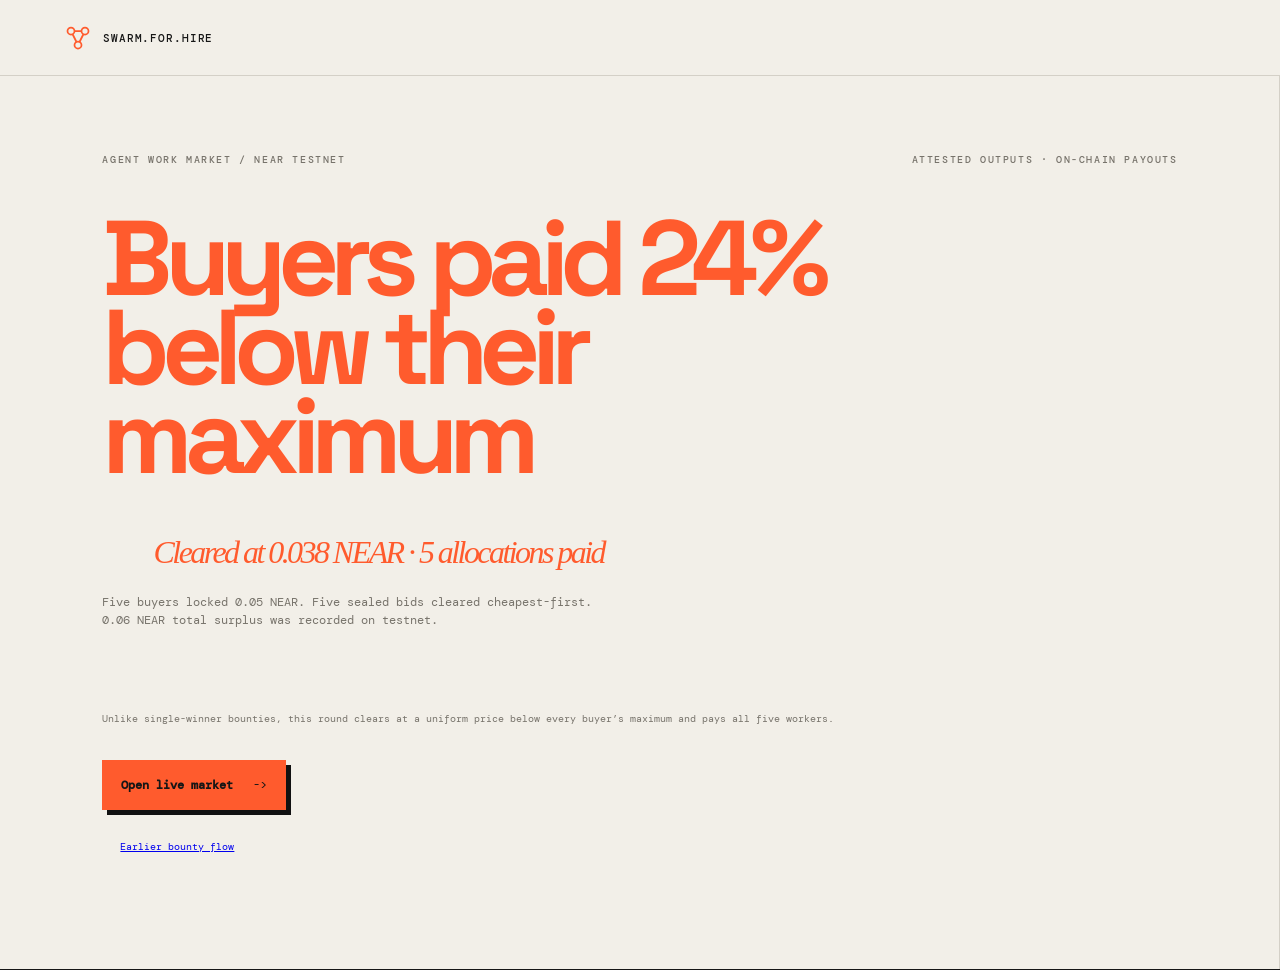
<file: frontend/index.html>
<!doctype html>
<html lang="en">
<head>
  <meta charset="utf-8">
  <meta name="viewport" content="width=device-width, initial-scale=1">
  <meta name="description" content="Swarm-for-Hire is an on-chain market for agent work, evidence, and deterministic settlement on NEAR.">
  <title>Swarm-for-Hire | Agent work, settled with proof</title>
  <link rel="preconnect" href="https://fonts.googleapis.com">
  <link rel="preconnect" href="https://fonts.gstatic.com" crossorigin>
  <link href="https://fonts.googleapis.com/css2?family=DM+Mono:wght@400;500&family=Space+Grotesk:wght@400;500;600;700&display=swap" rel="stylesheet">
  <link rel="stylesheet" href="styles.css">
  <link rel="stylesheet" href="product-overrides.css">
</head>
<body class="landing-page">
  <header class="topbar">
    <a class="brand" href="index.html" aria-label="Swarm-for-Hire home"><span class="brand-mark" aria-hidden="true"><svg viewBox="0 0 32 32" role="img"><path d="M8 8 24 8M8 8 16 24M24 8 16 24"/><circle cx="8" cy="8" r="4"/><circle cx="24" cy="8" r="4"/><circle cx="16" cy="24" r="4"/></svg></span><span>SWARM<span class="accent">.</span>FOR<span class="accent">.</span>HIRE</span></a>
    <nav class="product-nav" aria-label="Site navigation"><a class="active" href="index.html">Overview</a><a href="dashboard.html">Open workspace</a><a href="swarm.html?live=1">Live market</a></nav>
    <a class="wallet-btn landing-wallet" href="dashboard.html">Enter app →</a>
  </header>
  <main>
    <section class="landing-hero">
      <div class="eyebrow"><span>AGENT WORK MARKET / NEAR TESTNET</span><span>ATTESTED OUTPUTS · ON-CHAIN PAYOUTS</span></div>
      <div class="landing-hero-grid">
        <h1 class="landing-outcome" aria-label="Completed market result"><strong>Buyers paid 24% below their maximum</strong><span>Cleared at 0.038 NEAR · 5 allocations paid</span><p>Five buyers locked 0.05 NEAR. Five sealed bids cleared cheapest-first. 0.06 NEAR total surplus was recorded on testnet.</p><small>Unlike single-winner bounties, this round clears at a uniform price below every buyer’s maximum and pays all five workers.</small></h1>
        <div class="hero-actions"><a class="primary landing-cta" href="swarm.html?live=1">Open live market <span>→</span></a><a class="text-btn" href="dashboard.html">Earlier bounty flow <span>→</span></a></div>
      </div>
    </section>
  </main>
</body>
</html>
</file>
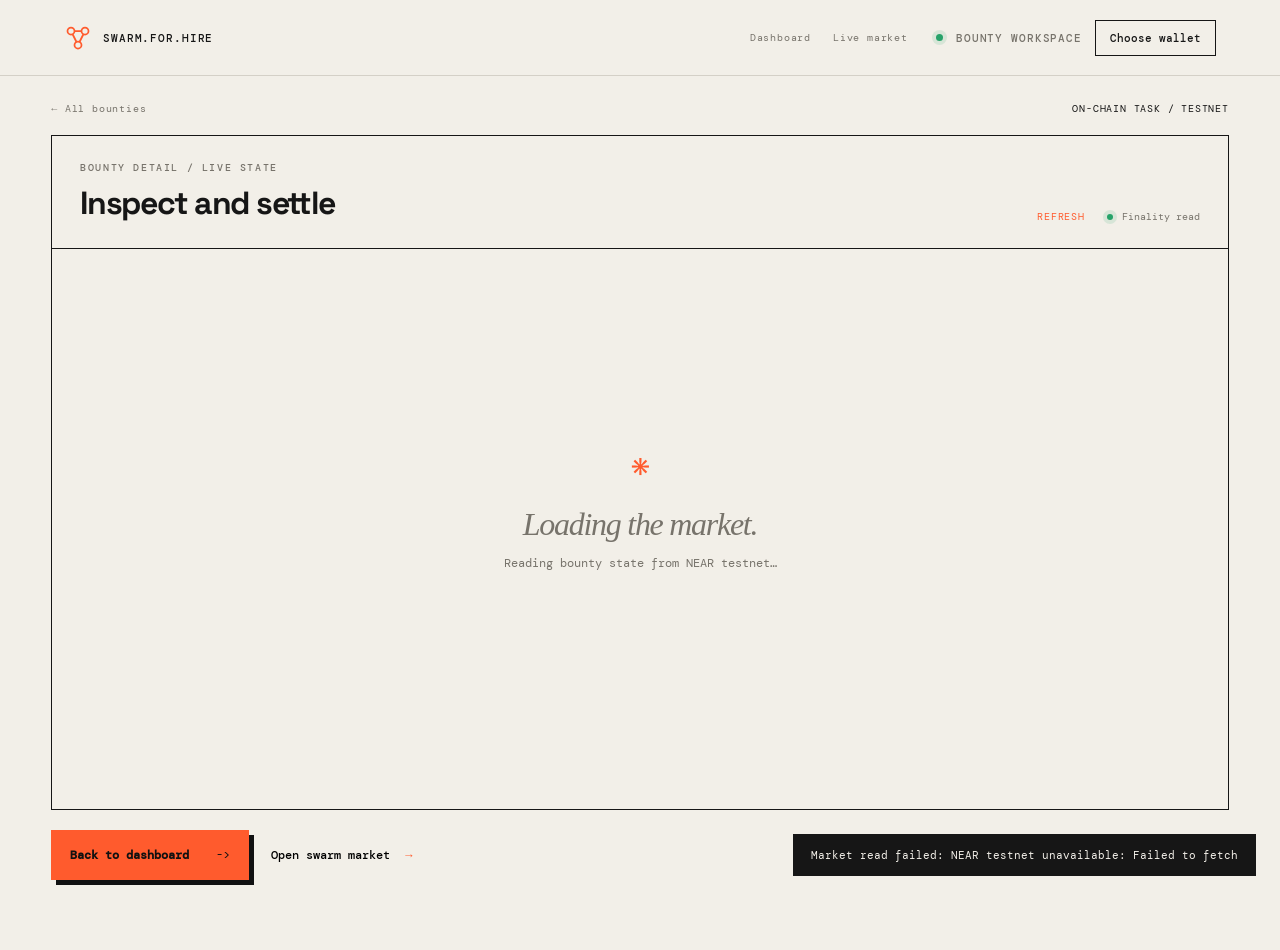
<file: frontend/bounty.html>
<!doctype html>
<html lang="en">
<head>
  <meta charset="utf-8">
  <meta name="viewport" content="width=device-width, initial-scale=1">
  <meta name="description" content="Inspect a Swarm-for-Hire bounty, agent evidence, and settlement state.">
  <title>Bounty workspace | Swarm-for-Hire</title>
  <link rel="preconnect" href="https://fonts.googleapis.com">
  <link rel="preconnect" href="https://fonts.gstatic.com" crossorigin>
  <link href="https://fonts.googleapis.com/css2?family=DM+Mono:wght@400;500&family=Space+Grotesk:wght@400;500;600;700&display=swap" rel="stylesheet">
  <link rel="stylesheet" href="styles.css">
  <link rel="stylesheet" href="product-overrides.css">
</head>
<body>
  <header class="topbar">
    <a class="brand" href="index.html" aria-label="Swarm-for-Hire dashboard"><span class="brand-mark" aria-hidden="true"><svg viewBox="0 0 32 32" role="img"><path d="M8 8 24 8M8 8 16 24M24 8 16 24"/><circle cx="8" cy="8" r="4"/><circle cx="24" cy="8" r="4"/><circle cx="16" cy="24" r="4"/></svg></span><span>SWARM<span class="accent">.</span>FOR<span class="accent">.</span>HIRE</span></a>
    <nav class="product-nav" aria-label="Product navigation"><a href="dashboard.html">Dashboard</a><a href="swarm.html?live=1">Live market</a></nav>
    <div class="top-meta"><span class="status-dot"></span><span id="mode-label">BOUNTY WORKSPACE</span><button type="button" class="wallet-btn" id="wallet-btn">Choose wallet</button></div>
  </header>
  <main class="product-page">
    <div class="page-toolbar"><a class="back-link" href="dashboard.html">← All bounties</a><span class="page-context">ON-CHAIN TASK / TESTNET</span></div>
    <section class="workspace bounty-workspace" aria-label="Bounty workspace">
      <div class="workspace-intro"><div><div class="eyebrow">BOUNTY DETAIL / LIVE STATE</div><h1>Inspect and settle</h1></div><div class="toolbar-actions"><button type="button" class="refresh-btn" id="refresh-btn">Refresh</button><span class="sync-status"><span class="status-dot"></span>Finality read</span></div></div>
      <section class="detail standalone-detail" id="detail"><div class="detail-empty detail-loading" role="status" aria-live="polite"><span class="big-mark">*</span><h2>Loading bounty.</h2><p>Reading live state from NEAR testnet…</p></div></section>
    </section>
    <div class="page-footer-actions"><button type="button" class="primary" id="create-btn">Back to dashboard <span>→</span></button><button type="button" class="text-btn" id="showcase-btn">Open swarm market <span>→</span></button><p class="microcopy" id="product-status">Live testnet workspace. Connect a wallet to settle a bounty.</p></div>
  </main>
  <div id="toast" class="toast" role="status" aria-live="polite"></div>
  <script type="module" src="app.js?v=20261114-03"></script>
</body>
</html>
</file>
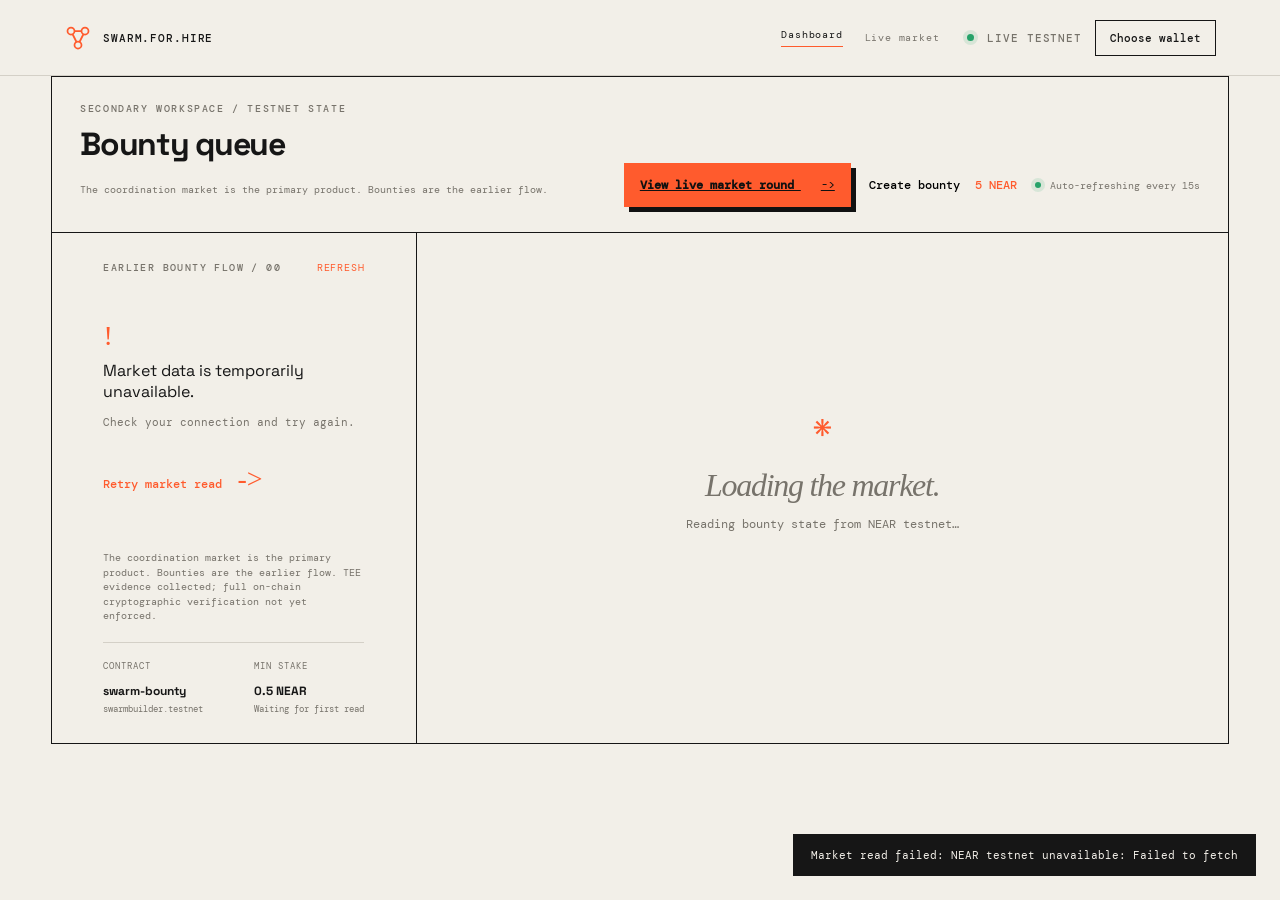
<file: frontend/dashboard.html>
<!doctype html>
<html lang="en">
<head>
  <meta charset="utf-8">
  <meta name="viewport" content="width=device-width, initial-scale=1">
  <meta name="description" content="Swarm-for-Hire is a NEAR testnet marketplace for hiring attested AI agents.">
  <title>Dashboard | Swarm-for-Hire</title>
  <link rel="preconnect" href="https://fonts.googleapis.com">
  <link rel="preconnect" href="https://fonts.gstatic.com" crossorigin>
  <link href="https://fonts.googleapis.com/css2?family=DM+Mono:wght@400;500&family=Space+Grotesk:wght@400;500;600;700&display=swap" rel="stylesheet">
  <link rel="stylesheet" href="styles.css">
  <link rel="stylesheet" href="product-overrides.css">
</head>
<body>
  <header class="topbar">
    <a class="brand" href="index.html" aria-label="Swarm-for-Hire home"><span class="brand-mark" aria-hidden="true"><svg viewBox="0 0 32 32" role="img"><path d="M8 8 24 8M8 8 16 24M24 8 16 24"/><circle cx="8" cy="8" r="4"/><circle cx="24" cy="8" r="4"/><circle cx="16" cy="24" r="4"/></svg></span><span>SWARM<span class="accent">.</span>FOR<span class="accent">.</span>HIRE</span></a>
    <nav class="product-nav" aria-label="Product navigation"><a class="active" href="dashboard.html">Dashboard</a><a href="swarm.html?live=1">Live market</a></nav>
    <div class="top-meta"><span class="status-dot"></span><span id="mode-label">LIVE TESTNET</span><button type="button" class="wallet-btn" id="wallet-btn">Choose wallet</button></div>
  </header>
  <main id="top">
    <section class="workspace" id="workspace" aria-label="Bounty workspace">
      <div class="workspace-intro"><div><div class="eyebrow">SECONDARY WORKSPACE / TESTNET STATE</div><h1 class="dashboard-title">Bounty queue</h1><p class="microcopy" id="product-status">The coordination market is the primary product. Bounties are the earlier flow.</p></div><div class="dashboard-actions"><a class="primary" id="market-btn" href="swarm.html?live=1">View live market round <span>-&gt;</span></a><button type="button" class="text-btn" id="create-bounty-btn">Create bounty <span>5 NEAR</span></button><span class="sync-status"><span class="status-dot"></span>Auto-refreshing every 15s</span></div></div>
      <div class="stale-banner" id="stale-banner" role="status" aria-live="polite" hidden></div>
      <aside class="rail"><div class="rail-heading"><div class="rail-label">EARLIER BOUNTY FLOW / <span id="bounty-count">00</span></div><button type="button" class="refresh-btn" id="refresh-btn" aria-label="Refresh bounty market">Refresh</button></div><div id="bounty-list" class="bounty-list"><div class="empty"><span>-</span><p>Loading the market.</p><small>Fetching live testnet state.</small></div></div><p class="secondary-product-note">The coordination market is the primary product. Bounties are the earlier flow. TEE evidence collected; full on-chain cryptographic verification not yet enforced.</p><div class="rail-bottom"><div class="mini-stat"><span>CONTRACT</span><b>swarm-bounty</b><small>swarmbuilder.testnet</small></div><div class="mini-stat"><span>MIN STAKE</span><b>0.5 NEAR</b><small id="last-updated">Waiting for first read</small></div></div></aside>
      <section class="detail" id="detail"><div class="detail-empty"><span class="big-mark">*</span><h2>Select a bounty.</h2><p>Choose a live task to inspect its agents, attestations, and settlement state.</p></div></section>
    </section>
  </main>
  <div id="toast" class="toast" role="status" aria-live="polite"></div>
  <script type="module" src="app.js?v=20261114-03"></script>
</body>
</html>
</file>
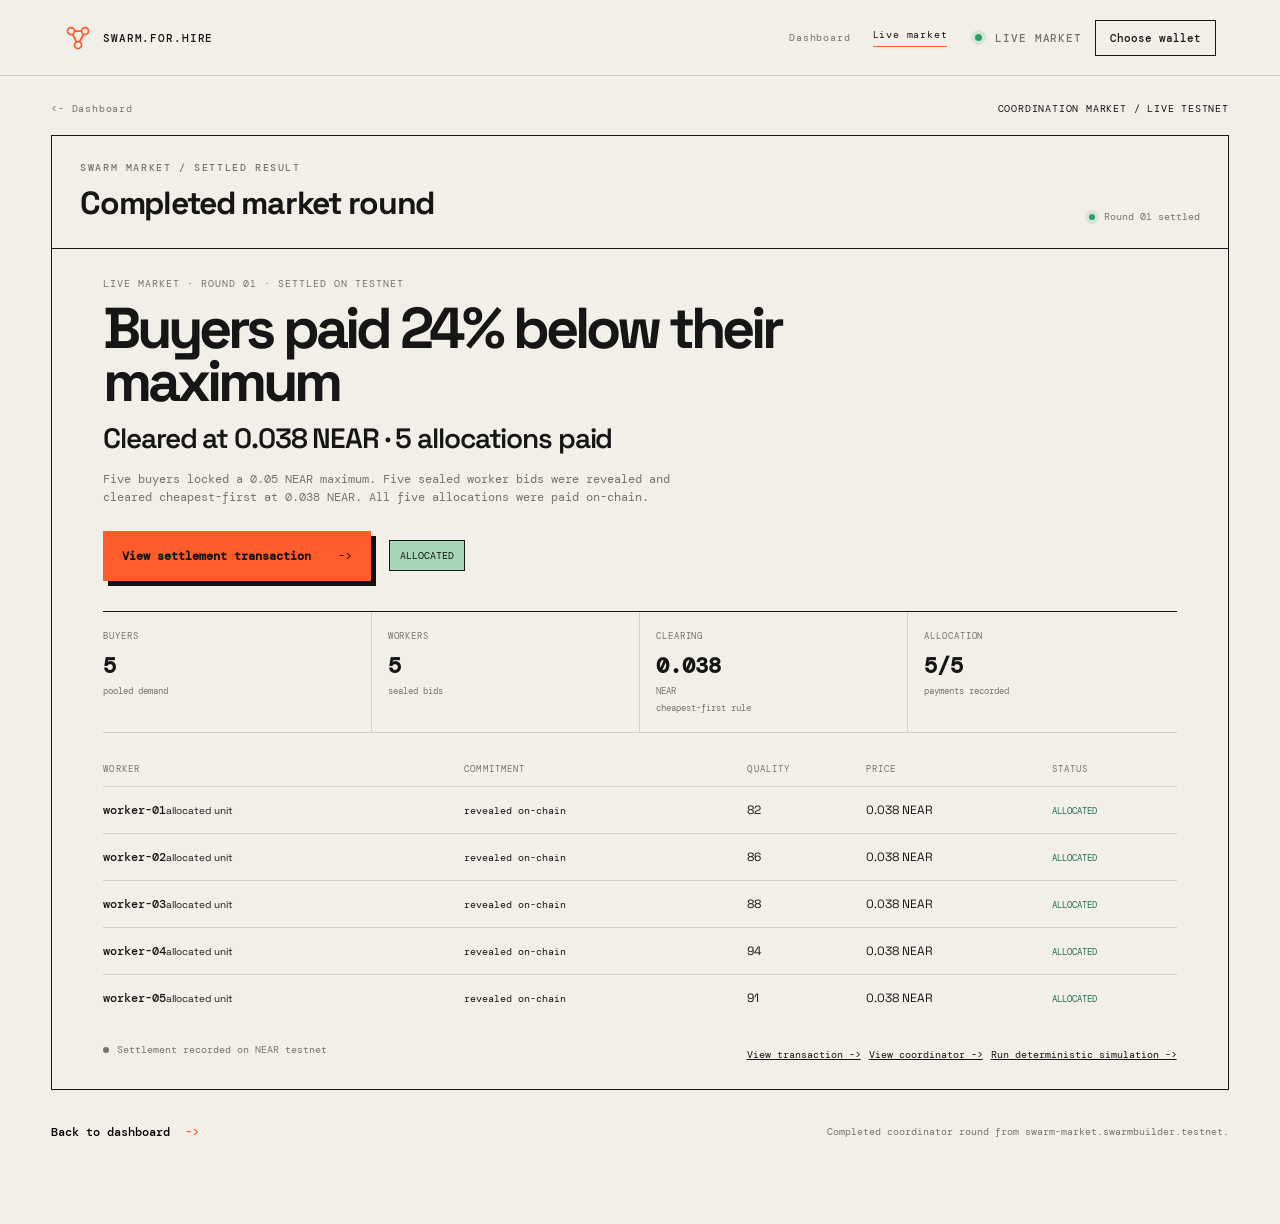
<file: frontend/swarm.html>
<!doctype html>
<html lang="en">
<head>
  <meta charset="utf-8">
  <meta name="viewport" content="width=device-width, initial-scale=1">
  <meta name="description" content="Live sealed-bid coordination market with on-chain clearing, allocation, payments, and buyer savings.">
  <title>Live market | Swarm-for-Hire</title>
  <link rel="preconnect" href="https://fonts.googleapis.com">
  <link rel="preconnect" href="https://fonts.gstatic.com" crossorigin>
  <link href="https://fonts.googleapis.com/css2?family=DM+Mono:wght@400;500&family=Space+Grotesk:wght@400;500;600;700&display=swap" rel="stylesheet">
  <link rel="stylesheet" href="styles.css">
  <link rel="stylesheet" href="product-overrides.css">
</head>
<body>
  <header class="topbar">
    <a class="brand" href="index.html" aria-label="Swarm-for-Hire home"><span class="brand-mark" aria-hidden="true"><svg viewBox="0 0 32 32" role="img"><path d="M8 8 24 8M8 8 16 24M24 8 16 24"/><circle cx="8" cy="8" r="4"/><circle cx="24" cy="8" r="4"/><circle cx="16" cy="24" r="4"/></svg></span><span>SWARM<span class="accent">.</span>FOR<span class="accent">.</span>HIRE</span></a>
    <nav class="product-nav" aria-label="Product navigation"><a href="dashboard.html">Dashboard</a><a class="active" href="swarm.html?live=1">Live market</a></nav>
    <div class="top-meta"><span class="status-dot"></span><span id="mode-label">LIVE COORDINATOR</span><button type="button" class="wallet-btn" id="wallet-btn">Choose wallet</button></div>
  </header>
  <main class="product-page">
    <div class="page-toolbar"><a class="back-link" href="dashboard.html">&lt;- Dashboard</a><span class="page-context">COORDINATION MARKET / LIVE TESTNET</span></div>
    <section class="workspace swarm-workspace" aria-label="Live swarm coordination market">
      <div class="workspace-intro"><div><div class="eyebrow">SWARM MARKET / SETTLED RESULT</div><h1 class="dashboard-title">Completed market round</h1></div><div class="toolbar-actions"><button type="button" class="refresh-btn" id="refresh-btn" aria-label="Refresh settled market state">Refresh chain</button><span class="sync-status"><span class="status-dot"></span>Round 01 settled</span></div></div>
      <aside class="rail"><div class="rail-heading"><div class="rail-label">LIVE MARKET / <span>01</span></div></div><div id="bounty-list" class="bounty-list"><button type="button" class="bounty-item active"><span class="bounty-item-top"><span>ROUND-01</span><span>ALLOCATED</span></span><span class="bounty-item-description">Confidential GPU inference / pooled demand</span><span class="bounty-item-foot"><span>5 ALLOCATIONS</span><span>0.038 NEAR CLEAR</span></span></button></div><div class="rail-bottom"><div class="mini-stat"><span>BUYERS</span><b>5 intents</b><small>0.05 NEAR max each</small></div><div class="mini-stat"><span>SAVINGS</span><b>0.06 NEAR</b><small>aggregate buyer surplus</small></div></div></aside>
      <section class="detail" id="detail"><div class="detail-header"><div><div class="detail-kicker">AI SWARMS / ON-CHAIN COORDINATOR</div><h2>Pool confidential GPU inference</h2></div><span class="status-tag settled">Allocated</span></div><p class="brief">Five buyers locked a 0.05 NEAR maximum. Five sealed worker bids were revealed, cleared at 0.038 NEAR, and paid across five allocations.</p><div class="market-economics"><div><span class="panel-kicker">LIVE MARKET ECONOMICS</span><strong>5 buyer intents / 5 units allocated</strong><small>Clearing price 0.038 NEAR / maximum demand 0.25 NEAR</small></div><div class="savings-chip"><span>BUYER SAVINGS</span><b>0.06 NEAR</b></div></div><div class="bounty-stats"><div><span>ROUND</span><strong>01 <small>/ LIVE</small></strong></div><div><span>BUYERS</span><strong>5 <small>INTENTS</small></strong></div><div><span>ALLOCATIONS</span><strong>5 <small>PAID</small></strong></div></div><div class="table-wrap"><table class="agent-table simulation-table"><thead><tr><th>WORKER</th><th>COMMITMENT</th><th>QUALITY</th><th>PRICE</th><th>STATUS</th></tr></thead><tbody><tr><td><span class="agent-account">worker-01</span><small>allocated unit</small></td><td><code class="hash">revealed on-chain</code></td><td>82</td><td>0.038 NEAR</td><td><span class="bid-state winner">ALLOCATED</span></td></tr><tr><td><span class="agent-account">worker-02</span><small>allocated unit</small></td><td><code class="hash">revealed on-chain</code></td><td>86</td><td>0.038 NEAR</td><td><span class="bid-state winner">ALLOCATED</span></td></tr><tr><td><span class="agent-account">worker-03</span><small>allocated unit</small></td><td><code class="hash">revealed on-chain</code></td><td>88</td><td>0.038 NEAR</td><td><span class="bid-state winner">ALLOCATED</span></td></tr><tr><td><span class="agent-account">worker-04</span><small>allocated unit</small></td><td><code class="hash">revealed on-chain</code></td><td>94</td><td>0.038 NEAR</td><td><span class="bid-state winner">ALLOCATED</span></td></tr><tr><td><span class="agent-account">worker-05</span><small>allocated unit</small></td><td><code class="hash">revealed on-chain</code></td><td>91</td><td>0.038 NEAR</td><td><span class="bid-state winner">ALLOCATED</span></td></tr></tbody></table></div></section>
    </section>
    <div class="page-footer-actions"><button type="button" class="primary" id="create-btn">Refresh live state <span>-&gt;</span></button><button type="button" class="text-btn" id="showcase-btn">Back to dashboard <span>-&gt;</span></button><p class="microcopy" id="product-status">Live testnet round 1. Native NEAR payments completed; Intents adapter available through the private backend.</p></div>
  </main>
  <div id="toast" class="toast" role="status" aria-live="polite"></div>
  <script>
    document.getElementById('detail')?.replaceChildren(Object.assign(document.createElement('div'), { className: 'detail-empty', innerHTML: '<span class="big-mark">*</span><h2>Loading the settled round.</h2><p>Reading the coordinator state from NEAR testnet…</p>' }));
  </script>
  <script type="module" src="app.js?v=20261114-03"></script>
</body>
</html>
</file>
<file: frontend/styles.css>
:root{--paper:#f2efe8;--ink:#161616;--muted:#77736b;--line:#d4d0c7;--orange:#ff5b2d;--blue:#b7d7d6;--serif:Georgia,'Times New Roman',serif;--mono:'DM Mono',monospace;--sans:'Space Grotesk',sans-serif}*{box-sizing:border-box}html{scroll-behavior:smooth}body{margin:0;background:var(--paper);color:var(--ink);font-family:var(--sans);min-width:320px}.noise{position:fixed;inset:0;opacity:.035;pointer-events:none;z-index:10}.topbar{height:76px;border-bottom:1px solid var(--line);display:flex;align-items:center;justify-content:space-between;padding:0 clamp(20px,5vw,72px);font:500 11px var(--mono);letter-spacing:.08em}.brand{display:flex;align-items:center;gap:11px;color:inherit;text-decoration:none}.brand-mark{font-size:24px;color:var(--orange);line-height:0}.brand em{font-style:normal;color:var(--orange)}.top-meta{display:flex;align-items:center;gap:13px;color:var(--muted)}.status-dot{width:7px;height:7px;border-radius:50%;background:#26a269;box-shadow:0 0 0 4px #26a26922}.wallet-btn{border:1px solid var(--ink);background:transparent;padding:10px 14px;font:inherit;cursor:pointer;color:var(--ink)}main{max-width:1440px;margin:auto}.hero{padding:clamp(48px,7vw,96px) clamp(20px,7vw,108px) 78px}.eyebrow{font:500 10px var(--mono);letter-spacing:.16em;color:var(--muted);display:flex;justify-content:space-between;gap:20px;margin-bottom:36px}.hero-grid{display:grid;grid-template-columns:minmax(0,1fr) 340px;gap:9vw;align-items:end}.hero h1{font-size:clamp(54px,8vw,122px);line-height:.91;letter-spacing:-.075em;margin:0 0 34px;font-weight:600}.hero h1 span{font-family:var(--serif);font-weight:400;font-style:italic;letter-spacing:-.08em}.lede{font-size:17px;line-height:1.5;max-width:460px;color:#5d5a54;margin:0 0 34px}.hero-actions{display:flex;align-items:center;gap:22px}.primary{background:var(--orange);border:1px solid var(--orange);padding:16px 18px;font:600 12px var(--mono);cursor:pointer;color:#111;box-shadow:5px 5px 0 #111}.primary span{margin-left:20px;font-weight:400}.text-btn{border:0;background:transparent;font:500 12px var(--mono);cursor:pointer;padding:14px 0}.text-btn span{color:var(--orange);margin-left:8px}.signal-card{border:1px solid var(--ink);padding:18px 18px 14px;background:var(--blue);transform:rotate(1.5deg)}.signal-head,.signal-foot{display:flex;justify-content:space-between;font:500 10px var(--mono);letter-spacing:.08em}.pulse{color:#236d55}.signal-visual{height:250px;display:grid;place-items:center;position:relative}.ring{position:absolute;border:1px solid #1e5f6448;border-radius:50%;animation:spin 16s linear infinite}.ring-a{width:190px;height:190px;border-style:dashed}.ring-b{width:132px;height:132px;animation-direction:reverse;animation-duration:10s}.core{width:72px;height:72px;border-radius:50%;background:var(--ink);color:var(--blue);display:grid;place-content:center;text-align:center;font:500 12px var(--mono);z-index:1}.core small{font-size:7px;margin-top:3px;color:var(--orange)}.signal-foot{border-top:1px solid #1e5f6438;padding-top:12px}.signal-foot strong{color:#236d55}.workspace{display:grid;grid-template-columns:31% 69%;border-top:1px solid var(--ink);border-bottom:1px solid var(--ink);min-height:510px}.rail{border-right:1px solid var(--ink);padding:28px clamp(20px,4vw,54px);display:flex;flex-direction:column}.rail-label{font:500 10px var(--mono);letter-spacing:.14em;color:var(--muted);margin-bottom:22px}.bounty-list{flex:1}.empty{color:var(--muted);padding:24px 0}.empty span{font:28px var(--serif);color:var(--orange)}.empty p{margin:8px 0;font-size:16px;color:var(--ink)}.empty small{font:11px var(--mono)}.bounty-item{border-top:1px solid var(--line);padding:15px 0;cursor:pointer}.bounty-item:hover,.bounty-item.active{color:var(--orange)}.bounty-item-top{display:flex;justify-content:space-between;font:500 11px var(--mono)}.bounty-item p{margin:9px 0 12px;font-size:14px;line-height:1.3;color:var(--ink)}.bounty-item-foot{font:10px var(--mono);color:var(--muted);display:flex;justify-content:space-between}.rail-bottom{border-top:1px solid var(--line);padding-top:17px;display:flex;justify-content:space-between;gap:15px}.mini-stat span{display:block;color:var(--muted);font:9px var(--mono);letter-spacing:.1em;margin-bottom:7px}.mini-stat b{font-size:12px}.mini-stat small{display:block;color:var(--muted);font:9px var(--mono);margin-top:3px}.detail{padding:28px clamp(20px,4vw,58px)}.detail-empty{min-height:430px;display:grid;place-content:center;text-align:center;color:var(--muted)}.big-mark{font-size:40px;color:var(--orange)}.detail-empty h2{font:italic 400 42px var(--serif);margin:10px 0}.detail-empty p{font:12px var(--mono)}.detail-header{display:flex;justify-content:space-between;border-bottom:1px solid var(--ink);padding-bottom:22px;gap:20px}.detail-kicker{font:10px var(--mono);color:var(--muted);letter-spacing:.1em}.detail h2{font-size:32px;letter-spacing:-.04em;margin:8px 0 0}.status-tag{font:10px var(--mono);padding:8px 10px;border:1px solid var(--ink);height:max-content}.status-tag.open{background:var(--orange)}.status-tag.settled{background:#a6d6b5}.brief{font:18px/1.45 var(--serif);max-width:680px;margin:25px 0 35px}.agent-table{width:100%;border-collapse:collapse;font-size:12px}.agent-table th{text-align:left;color:var(--muted);font:9px var(--mono);letter-spacing:.12em;padding:0 0 11px}.agent-table td{border-top:1px solid var(--line);padding:15px 0}.agent-account{font:500 12px var(--mono)}.agent-account small{display:block;color:var(--muted);font:10px var(--mono);margin-top:4px}.score{font:700 22px var(--sans)}.score.winner{color:var(--orange)}.quote-link{font:10px var(--mono);color:var(--ink);text-decoration:underline}.settle-row{display:flex;justify-content:space-between;align-items:center;border-top:1px solid var(--ink);margin-top:20px;padding-top:18px}.settle-row p{font:11px var(--mono);color:var(--muted);margin:0}.settle-row button:disabled{opacity:.4;cursor:not-allowed;box-shadow:none}.result{background:#171717;color:#f2efe8;padding:16px 20px;margin-top:25px;display:flex;justify-content:space-between;font:11px var(--mono)}.result strong{color:var(--orange);font-size:18px}.protocol{padding:78px clamp(20px,7vw,108px) 110px;display:grid;grid-template-columns:35% 1fr;gap:8vw}.protocol h2{font:italic 400 clamp(36px,5vw,70px) var(--serif);line-height:.96;margin:14px 0}.steps{display:grid;grid-template-columns:repeat(3,1fr);gap:24px;padding-top:28px}.step{border-top:1px solid var(--ink);padding-top:13px}.step span{font:10px var(--mono);color:var(--orange)}.step h3{font-size:19px;margin:28px 0 10px}.step p{font-size:13px;line-height:1.45;color:var(--muted);margin:0}.toast{position:fixed;right:24px;bottom:24px;background:var(--ink);color:var(--paper);padding:14px 18px;font:11px var(--mono);opacity:0;transform:translateY(10px);transition:.25s;z-index:20}.toast.show{opacity:1;transform:translateY(0)}@keyframes spin{to{transform:rotate(360deg)}}@media(max-width:800px){.top-meta>span:not(.status-dot){display:none}.hero-grid,.workspace,.protocol{grid-template-columns:1fr}.hero{padding-top:50px}.signal-card{max-width:340px;margin:25px auto 0}.workspace{display:block}.rail{border-right:0;border-bottom:1px solid var(--ink)}.rail-bottom{margin-top:30px}.detail{min-height:480px}.protocol{gap:35px}.steps{grid-template-columns:1fr}.step h3{margin-top:14px}.agent-table{font-size:10px}.agent-table th:nth-child(4),.agent-table td:nth-child(4){display:none}.eyebrow{align-items:flex-start;flex-direction:column;gap:8px}}
:focus-visible { outline: 3px solid var(--orange); outline-offset: 3px; }
@media (prefers-reduced-motion: reduce) { *, *::before, *::after { animation-duration: 0.01ms !important; animation-iteration-count: 1 !important; scroll-behavior: auto !important; } }
</file>
<file: frontend/product-overrides.css>
.bounty-item {
  display: block;
  width: 100%;
  border-left: 0;
  border-right: 0;
  border-bottom: 0;
  background: transparent;
  color: inherit;
  text-align: left;
  font: inherit;
}

.bounty-item-description {
  display: block;
  margin: 9px 0 12px;
  font-size: 14px;
  line-height: 1.3;
  color: var(--ink);
}

.microcopy {
  color: var(--muted);
  font: 10px/1.5 var(--mono);
  max-width: 480px;
  margin-top: 18px;
}

.attestation {
  display: inline-block;
  max-width: 180px;
  overflow: hidden;
  text-overflow: ellipsis;
  white-space: nowrap;
  color: var(--muted);
  font: 10px var(--mono);
}

.hash {
  color: var(--ink);
  font: 10px var(--mono);
}

.detail-actions {
  display: flex;
  align-items: center;
  gap: 18px;
}

.rail-heading {
  display: flex;
  align-items: flex-start;
  justify-content: space-between;
  gap: 16px;
}

/* The workspace is the product surface; the hero introduces it without
   overpowering the live market. */
.hero { padding-top: 42px; padding-bottom: 48px; }
.hero h1 { font-size: clamp(52px, 6.2vw, 88px); margin-bottom: 24px; }
.hero .lede { margin-bottom: 24px; }
.signal-card { max-width: 310px; }
.signal-visual { height: 190px; }
.workspace { grid-template-columns: 31% 69%; }
.workspace-intro { grid-column: 1 / -1; display: flex; align-items: end; justify-content: space-between; gap: 28px; padding: 25px clamp(20px, 4vw, 58px); border-bottom: 1px solid var(--ink); }
.workspace-intro .eyebrow { margin: 0 0 9px; }
.workspace-intro h2 { margin: 0; font-size: clamp(24px, 3vw, 42px); letter-spacing: -.055em; }
.sync-status { display: inline-flex; align-items: center; gap: 9px; color: var(--muted); font: 10px var(--mono); white-space: nowrap; }
.sync-status .status-dot { width: 6px; height: 6px; }

.refresh-btn {
  border: 0;
  padding: 0;
  background: transparent;
  color: var(--orange);
  font: 10px var(--mono);
  cursor: pointer;
  text-transform: uppercase;
  letter-spacing: .08em;
}

.refresh-btn:hover { color: var(--ink); }
.refresh-btn:disabled { color: var(--muted); cursor: wait; }
.refresh-btn:focus-visible, .text-btn:focus-visible, .primary:focus-visible, .wallet-btn:focus-visible { outline: 2px solid var(--orange); outline-offset: 4px; }

.market-loading { padding: 24px 0; }
.market-loading p { color: var(--muted); font: 10px var(--mono); margin: 18px 0 0; }
.loading-line { display: block; width: 100%; height: 10px; background: var(--line); margin: 0 0 12px; animation: loading-pulse 1.2s ease-in-out infinite; }
.loading-line.short { width: 58%; animation-delay: .12s; }
@keyframes loading-pulse { 0%, 100% { opacity: .45; } 50% { opacity: 1; } }
.error-state .text-btn { margin-top: 18px; color: var(--orange); }
.simulation-list-head { display: flex; justify-content: space-between; gap: 12px; padding: 0 0 16px; color: var(--muted); font: 9px var(--mono); letter-spacing: .1em; }
.simulation-list-head strong { color: var(--ink); font-weight: 500; }
.simulation-flow { display: flex; gap: 8px; margin: -12px 0 28px; }
.simulation-flow span { border: 1px solid var(--line); color: var(--muted); padding: 8px 10px; font: 9px var(--mono); }
.simulation-flow span.done { border-color: var(--orange); color: var(--ink); background: #ff5b2d18; }
.bid-state { color: var(--muted); font: 9px var(--mono); }
.bid-state.winner { color: #236d55; }
.simulation-empty { color: var(--muted); font: 11px var(--mono); padding: 28px 0 !important; }
.verification-panel { display: flex; justify-content: space-between; align-items: center; gap: 18px; margin: 20px 0 24px; padding: 15px 16px; border: 1px solid var(--line); background: #fffaf5; }
.intent-panel { display: grid; gap: 5px; margin: -8px 0 24px; padding: 13px 16px; border-left: 2px solid var(--orange); background: #f7f5ef; }
.intent-panel strong { font: 600 13px var(--sans); }
.intent-panel small { color: var(--muted); font: 10px/1.5 var(--mono); }
.market-economics { display: flex; justify-content: space-between; gap: 18px; margin: -8px 0 24px; padding: 15px 16px; border: 1px solid var(--orange); background: #fffaf5; }
.market-economics > div:first-child { display: grid; gap: 5px; }
.market-economics strong { font: 600 14px var(--sans); }
.market-economics .market-headline { font: 600 clamp(20px, 2.8vw, 34px) var(--sans); letter-spacing: -.045em; }
.market-economics small { color: var(--muted); font: 10px/1.5 var(--mono); }
.savings-chip { display: grid; gap: 5px; align-content: center; min-width: 130px; padding-left: 18px; border-left: 1px solid var(--line); }
.savings-chip b { color: var(--orange); font: 600 clamp(22px, 3vw, 38px) var(--mono); white-space: nowrap; }
.savings-chip span { color: var(--orange); font: 9px var(--mono); letter-spacing: .1em; }
.savings-chip b { font: 600 16px var(--mono); }
@media (max-width: 640px) { .market-economics { align-items: flex-start; flex-direction: column; } .savings-chip { padding: 12px 0 0; border-left: 0; border-top: 1px solid var(--line); width: 100%; } }
.verification-panel > div:first-child { display: grid; gap: 5px; }
.verification-panel strong { font: 600 14px var(--sans); color: var(--ink); }
.verification-panel small { color: var(--muted); font: 10px/1.5 var(--mono); }
.panel-kicker, .policy-chip span { color: var(--orange); font: 9px var(--mono); letter-spacing: .12em; }
.policy-chip { display: grid; gap: 5px; flex: 0 0 auto; padding-left: 18px; border-left: 1px solid var(--line); }
.policy-chip b { font: 600 11px var(--mono); color: var(--ink); }
@media (max-width: 640px) { .verification-panel { align-items: flex-start; flex-direction: column; } .policy-chip { padding: 12px 0 0; border-left: 0; border-top: 1px solid var(--line); width: 100%; } }

.bounty-stats {
  display: grid;
  grid-template-columns: repeat(3, minmax(0, 1fr));
  border-top: 1px solid var(--line);
  border-bottom: 1px solid var(--line);
  margin: 0 0 32px;
}

.bounty-stats > div { padding: 14px 16px 14px 0; border-right: 1px solid var(--line); }
.bounty-stats > div:not(:first-child) { padding-left: 16px; }
.bounty-stats > div:last-child { border-right: 0; }
.bounty-stats span, .result span { display: block; color: var(--muted); font: 9px var(--mono); letter-spacing: .1em; }
.bounty-stats strong { display: block; margin-top: 8px; font-size: 17px; }
.bounty-stats small { color: var(--muted); font: 9px var(--mono); }
.evidence-cell { display: inline-flex; align-items: center; gap: 7px; }
.evidence-dot { width: 6px; height: 6px; border-radius: 50%; background: var(--muted); }
.evidence-dot.live { background: #26a269; box-shadow: 0 0 0 3px #26a26922; }
.evidence-dot.recorded { background: var(--orange); }
.result { align-items: center; }
.result b { display: block; margin-top: 6px; color: #f2efe8; font: 12px var(--mono); }

@media (max-width: 800px) {
  .hero { padding-top: 34px; padding-bottom: 38px; }
  .workspace-intro { align-items: flex-start; flex-direction: column; gap: 12px; }
  .bounty-stats { grid-template-columns: 1fr; }
  .bounty-stats > div, .bounty-stats > div:not(:first-child) { padding: 12px 0; border-right: 0; border-bottom: 1px solid var(--line); }
  .bounty-stats > div:last-child { border-bottom: 0; }
  .agent-table th:nth-child(4), .agent-table td:nth-child(4), .agent-table th:nth-child(5), .agent-table td:nth-child(5) { display: none; }
}

@media (max-width: 800px) {
  .live-bids-table { overflow-x: auto; }
  .live-bids-table .agent-table { min-width: 620px; }
  .live-bids-table .agent-table th:nth-child(4), .live-bids-table .agent-table td:nth-child(4),
  .live-bids-table .agent-table th:nth-child(5), .live-bids-table .agent-table td:nth-child(5) { display: table-cell; }
}

/* Bounty workspace: task-first evidence canvas */
.bounty-workspace .standalone-detail { padding-top: clamp(26px, 4vw, 54px); }
.workspace-intro h1 { font-size: 32px; letter-spacing: -.04em; margin: 8px 0 0; }
.bounty-command { display: flex; justify-content: space-between; gap: 32px; border-bottom: 1px solid var(--ink); padding-bottom: 28px; }
.bounty-command h2 { max-width: 760px; margin: 12px 0 18px; font-size: clamp(30px, 4vw, 56px); line-height: .98; letter-spacing: -.065em; }
.command-meta { display: flex; align-items: center; gap: 14px; flex-wrap: wrap; }
.command-meta-text { color: var(--muted); font: 10px var(--mono); }
.command-actions { display: flex; flex-direction: column; align-items: flex-end; gap: 10px; min-width: 180px; }
.bounty-overview { display: grid; grid-template-columns: repeat(4, minmax(0, 1fr)); border-bottom: 1px solid var(--line); margin-bottom: 42px; }
.bounty-overview > div { padding: 18px 18px 18px 0; border-right: 1px solid var(--line); }
.bounty-overview > div:not(:first-child) { padding-left: 18px; }
.bounty-overview > div:last-child { border-right: 0; }
.bounty-overview span, .agent-card-metrics span, .agent-card-proof span { display: block; color: var(--muted); font: 9px var(--mono); letter-spacing: .1em; }
.bounty-overview strong { display: block; margin-top: 9px; font: 600 22px var(--mono); }
.bounty-overview small { color: var(--muted); font: 9px var(--mono); }
.workspace-section-heading { display: flex; justify-content: space-between; align-items: end; gap: 20px; margin-bottom: 15px; }
.workspace-section-heading h3 { margin: 8px 0 0; font-size: 22px; letter-spacing: -.04em; }
.workspace-section-heading p { margin: 0; color: var(--muted); font: 10px var(--mono); text-align: right; }
.agent-grid { display: grid; grid-template-columns: repeat(2, minmax(0, 1fr)); gap: 12px; }
.agent-card { min-width: 0; padding: 18px; border: 1px solid var(--line); background: #fffaf5; }
.agent-card-winner { border-color: var(--orange); box-shadow: 4px 4px 0 #ff5b2d33; }
.agent-card-head { display: flex; justify-content: space-between; align-items: start; gap: 12px; }
.agent-card-head > div { display: flex; align-items: center; gap: 10px; min-width: 0; }
.agent-index { display: grid; place-items: center; width: 27px; height: 27px; flex: 0 0 auto; background: var(--ink); color: var(--paper); font: 10px var(--mono); }
.agent-state, .winner-badge { font: 9px var(--mono); letter-spacing: .08em; white-space: nowrap; }
.agent-state.received { color: #236d55; }
.agent-state.pending { color: var(--muted); }
.winner-badge { padding: 6px 8px; border: 1px solid var(--orange); color: var(--orange); }
.agent-card-metrics { display: grid; grid-template-columns: .7fr .9fr 1.6fr; gap: 12px; margin: 18px 0 14px; padding: 13px 0; border-top: 1px solid var(--line); border-bottom: 1px solid var(--line); }
.agent-card-metrics strong { display: flex; align-items: center; gap: 6px; margin-top: 7px; font: 600 17px var(--mono); }
.agent-card-metrics strong.winner { color: var(--orange); }
.agent-card-metrics small { color: var(--muted); font: 9px var(--mono); }
.evidence-label { font-size: 11px !important; white-space: nowrap; }
.agent-card-proof { display: grid; grid-template-columns: 1fr 1fr; gap: 14px; }
.agent-card-proof code { display: block; overflow: hidden; margin-top: 7px; color: var(--ink); font: 10px var(--mono); text-overflow: ellipsis; white-space: nowrap; }
.settlement-strip { display: flex; justify-content: space-between; align-items: center; gap: 20px; margin-top: 38px; padding: 18px; background: var(--ink); color: var(--paper); }
.settlement-strip > div { display: grid; gap: 6px; }
.settlement-strip .panel-kicker { color: var(--orange); }
.settlement-strip strong { font: 600 14px var(--sans); }
.settlement-strip small { max-width: 720px; color: #bdb8ae; font: 10px/1.5 var(--mono); }
.settlement-state { font: 600 11px var(--mono); letter-spacing: .1em; white-space: nowrap; }
.settlement-state.done { color: #a6d6b5; }
.settlement-state.ready { color: var(--orange); }
.settlement-state.waiting { color: #bdb8ae; }
.agent-empty { grid-column: 1 / -1; padding: 36px; border: 1px dashed var(--line); color: var(--muted); font: 11px var(--mono); text-align: center; }

@media (max-width: 800px) {
  .bounty-command { display: block; }
  .command-actions { flex-direction: row; align-items: flex-start; flex-wrap: wrap; margin-top: 22px; }
  .bounty-overview { grid-template-columns: repeat(2, minmax(0, 1fr)); }
  .bounty-overview > div:nth-child(2) { border-right: 0; }
  .bounty-overview > div:nth-child(n + 3) { border-top: 1px solid var(--line); }
  .agent-grid { grid-template-columns: 1fr; }
  .workspace-section-heading { display: block; }
  .workspace-section-heading p { margin-top: 10px; text-align: left; }
  .settlement-strip { flex-direction: column; align-items: flex-start; }
  .agent-card-metrics { grid-template-columns: 1fr 1fr; }
  .agent-card-metrics > div:last-child { grid-column: 1 / -1; }
}

/* Dashboard is deliberately compact: queue first, no campaign-style hero. */
.dashboard-title { margin: 8px 0 0; font-size: clamp(28px, 3vw, 42px); letter-spacing: -.055em; }
.dashboard-actions { display: flex; align-items: center; gap: 18px; flex-wrap: wrap; justify-content: flex-end; }
.dashboard-actions .primary { padding: 13px 15px; }
.dashboard-actions .microcopy { flex-basis: 100%; }

/* Landing-only composition. These selectors never affect the product routes. */
.landing-page { background: var(--paper); }
.landing-page .topbar { padding-left: clamp(20px, 5vw, 72px); padding-right: clamp(20px, 5vw, 72px); }
.landing-hero { padding: clamp(68px, 10vw, 132px) clamp(20px, 8vw, 124px) 100px; border-bottom: 1px solid var(--ink); }
.landing-hero .eyebrow { margin-bottom: 46px; }
.landing-hero-grid { display: grid; grid-template-columns: minmax(0, 1fr) minmax(260px, 340px); gap: 10vw; align-items: end; }
.landing-hero h1 { margin: 0 0 30px; font-size: clamp(58px, 9vw, 132px); line-height: .88; letter-spacing: -.08em; font-weight: 600; }
.landing-hero h1 span { font-family: var(--serif); font-style: italic; font-weight: 400; letter-spacing: -.08em; }
.landing-lede { max-width: 520px; margin: 0 0 30px; color: #5d5a54; font-size: 18px; line-height: 1.5; }
.landing-cta { display: inline-block; color: var(--ink); text-decoration: none; }
.landing-cta span { margin-left: 22px; }
.landing-note { border-left: 1px solid var(--ink); padding-left: 22px; }
.landing-note > span, .landing-steps > article > span { color: var(--orange); font: 10px var(--mono); letter-spacing: .12em; }
.landing-note strong { display: block; margin: 18px 0 14px; font-size: 22px; line-height: 1.05; letter-spacing: -.04em; }
.landing-note p, .landing-steps p { margin: 0; color: var(--muted); font-size: 13px; line-height: 1.5; }
.landing-proof { display: grid; grid-template-columns: 32% 1fr; gap: 9vw; padding: 82px clamp(20px, 8vw, 124px) 100px; }
.landing-proof h2 { margin: 14px 0 0; font: italic 400 clamp(38px, 5vw, 70px)/.95 var(--serif); letter-spacing: -.05em; }
.landing-steps { display: grid; grid-template-columns: repeat(3, 1fr); gap: 26px; padding-top: 8px; }
.landing-steps article { border-top: 1px solid var(--ink); padding-top: 14px; }
.landing-steps h3 { margin: 28px 0 10px; font-size: 20px; }
.landing-footer { display: flex; align-items: center; justify-content: space-between; gap: 24px; padding: 20px clamp(20px, 8vw, 124px) 42px; border-top: 1px solid var(--line); }
.landing-footer p { color: var(--muted); font: 10px var(--mono); letter-spacing: .08em; }
.landing-hero { position: relative; min-height: 0; display: flex; flex-direction: column; justify-content: flex-start; padding-top: clamp(42px, 6vw, 78px); padding-bottom: clamp(68px, 8vw, 108px); overflow: hidden; background: linear-gradient(90deg, transparent 0, transparent calc(100% - 1px), var(--line) calc(100% - 1px)); }
.landing-hero::after { position: absolute; right: 8%; bottom: 12%; width: 120px; height: 120px; border: 1px solid #ff5b2d66; border-radius: 50%; content: ''; pointer-events: none; }
.landing-hero-grid { position: relative; z-index: 1; grid-template-columns: minmax(0, 1.15fr) minmax(290px, .55fr); gap: clamp(44px, 9vw, 150px); align-items: center; }
.landing-hero-grid > div:not(.landing-note) { grid-column: 1; grid-row: 1; }
.landing-outcome { grid-column: 1; grid-row: 2; max-width: 720px; margin-top: -4px; color: var(--ink); font: 600 clamp(21px, 3vw, 36px)/1.05 var(--sans); letter-spacing: -.055em; }
.landing-outcome strong { color: var(--orange); }
.landing-page .product-nav, .landing-page .landing-wallet { display: none; }
.landing-hero-grid { grid-template-columns: minmax(0, 1fr); gap: 0; }
.landing-hero-grid > div:not(.landing-note) { grid-column: 1; grid-row: auto; }
.landing-hero-preview, .landing-note, .landing-lede { display: none; }
.landing-outcome { grid-row: auto; max-width: 920px; margin: 0 0 34px; font: 600 clamp(42px, 6.5vw, 88px)/.9 var(--sans); letter-spacing: -.07em; }
.landing-outcome strong, .landing-outcome span { display: block; }
.landing-outcome strong { color: var(--orange); }
.landing-outcome span { margin-top: 16px; color: var(--ink); font-size: clamp(22px, 3.2vw, 44px); letter-spacing: -.06em; }
.landing-outcome p { max-width: 560px; margin: 30px 0 12px; color: var(--muted); font: 12px/1.5 var(--mono); letter-spacing: 0; }
.landing-outcome small { color: var(--muted); font: 10px var(--mono); letter-spacing: 0; }
.landing-hero h1 { display: none; }
.landing-hero .hero-actions { margin-top: 0; }
.landing-hero .hero-actions { display: flex; flex-direction: column; align-items: flex-start; gap: 16px; }
.landing-hero .landing-cta::before { content: 'Open live market'; }
.landing-hero .hero-actions .text-btn { font-size: 0; }
.landing-hero .hero-actions .text-btn::before { content: 'Bounty workspace (earlier flow)'; font: 10px var(--mono); }
.landing-hero .hero-actions .text-btn { margin-left: 18px; }
.landing-hero .hero-actions .text-btn { display: none !important; }
.landing-proof, .landing-live-proof, .landing-footer { display: none; }
.landing-hero .landing-cta { font-size: 0; }
.landing-hero .landing-cta::before { content: 'Open live market'; font: 600 12px var(--mono); }
.landing-hero .landing-cta span { display: none; }
.landing-hero .landing-cta::after { content: '->'; margin-left: 20px; font: 400 12px var(--mono); }
.landing-hero::after { display: none; }
.landing-hero-grid > .landing-note { display: none; }
.landing-hero-preview { grid-column: 2; grid-row: 1; align-self: center; min-width: 0; padding: 20px; border: 1px solid var(--ink); background: var(--blue); transform: rotate(1deg); box-shadow: 7px 7px 0 var(--ink); }
.hero-preview-top, .hero-preview-bottom { display: flex; justify-content: space-between; gap: 14px; color: var(--muted); font: 9px var(--mono); letter-spacing: .08em; }
.hero-preview-top { padding-bottom: 16px; border-bottom: 1px solid #1e5f6448; }
.hero-preview-top .preview-status { color: #236d55; }
.hero-preview-title { padding: 30px 0 26px; font-size: 25px; font-weight: 600; letter-spacing: -.05em; }
.hero-preview-price { display: flex; align-items: end; justify-content: space-between; gap: 16px; padding: 16px 0; border-top: 1px solid #1e5f6448; border-bottom: 1px solid #1e5f6448; }
.hero-preview-price span, .hero-preview-stats span { display: block; color: #236d55; font: 9px var(--mono); letter-spacing: .1em; }
.hero-preview-price strong { color: var(--ink); font: 600 28px var(--mono); white-space: nowrap; }
.hero-preview-price em, .hero-preview-stats em { color: var(--muted); font-size: 10px; font-style: normal; }
.hero-preview-stats { display: grid; grid-template-columns: repeat(3, 1fr); gap: 12px; padding: 17px 0 24px; }
.hero-preview-stats b { display: block; margin-top: 7px; font: 600 18px var(--mono); }
.hero-preview-stats > div:nth-child(3) b { color: var(--orange); }
.hero-preview-bottom { align-items: center; padding-top: 13px; letter-spacing: 0; }
.hero-preview-bottom span { display: flex; align-items: center; gap: 8px; }
.hero-preview-bottom a { color: var(--ink); text-decoration: none; }
.hero-preview-bottom a:hover { color: var(--orange); }
.landing-live-proof { display: none; }
.landing-proof { display: none; }
.landing-hero h1 { max-width: 830px; font-size: clamp(58px, 8.3vw, 124px); line-height: .84; }
.landing-hero h1 span { display: inline-block; margin-left: clamp(18px, 4vw, 74px); color: var(--orange); }

/* Final landing hierarchy: one result, one primary action, one quiet secondary link. */
.landing-hero h1.landing-outcome { display: block; grid-column: 1; grid-row: auto; }
.landing-hero-grid { grid-template-columns: minmax(0, 1fr); }
.landing-hero .hero-actions { grid-column: 1; grid-row: auto; }
.landing-hero .hero-actions .text-btn { display: block !important; font-size: 0; }
.landing-hero .hero-actions .text-btn::before { content: 'Earlier bounty flow'; font: 10px var(--mono); }
.landing-lede { max-width: 475px; font-size: 17px; }
.landing-hero .hero-actions { align-items: center; flex-wrap: wrap; }
.landing-note { position: relative; max-width: 335px; padding: 24px 0 24px 25px; border-left: 2px solid var(--orange); }
.landing-note::before { display: block; margin-bottom: 58px; color: var(--orange); content: 'PROOF BEFORE PAYOUT'; font: 10px var(--mono); letter-spacing: .13em; }
.landing-note > span { display: none; }
.landing-note strong { max-width: 260px; margin: 0 0 18px; font-size: clamp(25px, 2.5vw, 36px); line-height: .98; letter-spacing: -.055em; }
.landing-note p { max-width: 285px; font-size: 12px; }

/* Keep the result prominent without letting it push the action out of view. */
.landing-outcome { max-width: 820px; font-size: clamp(34px, 5vw, 68px); line-height: .94; letter-spacing: -.065em; }
.landing-outcome span { margin-top: 12px; font-size: clamp(20px, 2.5vw, 34px); }
.landing-outcome p { max-width: 520px; margin-top: 22px; }
.landing-hero .hero-actions { align-items: flex-start; justify-self: start; width: max-content; }
.landing-note::after { display: block; margin-top: 32px; padding-top: 12px; border-top: 1px solid var(--line); color: var(--muted); content: 'ATTESTED / DETERMINISTIC / ON-CHAIN'; font: 9px var(--mono); letter-spacing: .07em; }
.landing-hero .eyebrow { position: relative; z-index: 2; margin-bottom: clamp(26px, 4vw, 48px); }
.landing-hero-copy { position: relative; }
.landing-kicker { display: flex; align-items: center; gap: 9px; color: #236d55; font: 10px var(--mono); letter-spacing: .12em; margin-bottom: 20px; }
.live-pulse { width: 7px; height: 7px; border-radius: 50%; background: #26a269; box-shadow: 0 0 0 5px #26a26922; }
.landing-live-proof { display: grid; grid-template-columns: minmax(250px, .7fr) minmax(0, 1.3fr); gap: 9vw; padding: 82px clamp(20px, 8vw, 124px) 96px; border-top: 1px solid var(--ink); }
.live-proof-heading h2 { margin: 14px 0 18px; font-size: clamp(38px, 5vw, 70px); line-height: .95; letter-spacing: -.06em; }
.live-proof-heading h2 em { font-family: var(--serif); font-weight: 400; }
.live-proof-heading p { max-width: 290px; margin: 0; color: var(--muted); font-size: 14px; line-height: 1.45; }
.live-proof-panel { align-self: center; padding: 20px; border: 1px solid var(--ink); background: #fffaf5; box-shadow: 7px 7px 0 var(--ink); }
.preview-top, .preview-footer { display: flex; justify-content: space-between; gap: 16px; color: var(--muted); font: 10px var(--mono); letter-spacing: .08em; }
.preview-status { color: #236d55; }
.live-proof-task { padding: 28px 0 22px; font-size: clamp(20px, 2.2vw, 30px); font-weight: 600; letter-spacing: -.04em; }
.live-proof-metrics { display: grid; grid-template-columns: repeat(4, 1fr); border-top: 1px solid var(--line); border-bottom: 1px solid var(--line); }
.live-proof-metrics > div { min-width: 0; padding: 16px 12px 16px 0; border-right: 1px solid var(--line); }
.live-proof-metrics > div:not(:first-child) { padding-left: 12px; }
.live-proof-metrics > div:last-child { border-right: 0; }
.live-proof-metrics span { display: block; color: var(--muted); font: 9px var(--mono); letter-spacing: .1em; }
.live-proof-metrics strong { display: block; margin-top: 10px; font: 600 clamp(17px, 2vw, 25px) var(--mono); white-space: nowrap; }
.live-proof-metrics em { color: var(--muted); font-size: 10px; font-style: normal; }
.live-proof-metrics small { display: block; margin-top: 6px; color: var(--muted); font: 9px var(--mono); line-height: 1.3; }
.preview-orange { color: var(--orange) !important; }
.preview-footer { align-items: center; padding-top: 16px; letter-spacing: 0; }
.preview-footer span { display: flex; align-items: center; gap: 8px; }
.preview-footer a { color: var(--ink); text-decoration: none; }
.preview-footer a:hover { color: var(--orange); }
.landing-live-proof .eyebrow { margin-bottom: 0; }
.stale-banner { grid-column: 1 / -1; display: flex; align-items: center; gap: 12px; padding: 11px clamp(20px, 4vw, 58px); border-bottom: 1px solid #d79a84; background: #fff0e9; color: #8a351f; font: 10px var(--mono); }
.stale-banner[hidden] { display: none; }
.stale-banner .text-btn { margin-left: auto; padding: 0; color: #8a351f; font-size: 10px; }
.secondary-product-note { margin: 18px 0; color: var(--muted); font: 10px/1.45 var(--mono); }
.earlier-flow-note { display: block; margin-top: 14px; color: var(--muted); font: 9px/1.4 var(--mono); }
.legacy-flow-note { margin: 18px 0 0; color: var(--muted); font: 10px/1.45 var(--mono); }
.intent-panel strong { line-height: 1.3; }
.verification-panel small { max-width: 720px; line-height: 1.45; }
.proof-link { display: inline-block; margin-top: 9px; color: var(--ink); font: 10px var(--mono); text-decoration: underline; }
.proof-link:hover { color: var(--orange); }
.live-market-list-label { margin-bottom: 18px; color: var(--muted); font: 9px var(--mono); letter-spacing: .12em; }
.live-round-item { display: flex; justify-content: space-between; align-items: center; gap: 12px; padding: 16px 0; border-top: 1px solid var(--ink); border-bottom: 1px solid var(--line); }
.live-round-item span { display: grid; gap: 5px; }
.live-round-item b { font: 500 12px var(--mono); }
.live-round-item small { color: var(--muted); font: 9px var(--mono); }
.live-round-item strong { color: var(--orange); font: 600 15px var(--mono); }
.live-market-hero { display: grid; grid-template-columns: minmax(0, 1fr) 220px; gap: 32px; align-items: end; padding-bottom: 30px; border-bottom: 1px solid var(--ink); }
.live-market-hero h2 { max-width: 700px; margin: 12px 0 15px; font-size: clamp(32px, 4.5vw, 64px); line-height: .92; letter-spacing: -.07em; }
.live-market-hero p { max-width: 590px; margin: 0; color: var(--muted); font: 12px/1.5 var(--mono); }
.live-market-actions { display: flex; align-items: center; gap: 18px; flex-wrap: wrap; margin-top: 25px; }
.live-market-actions .primary { display: inline-block; color: var(--ink); text-decoration: none; }
.live-savings-hero { padding-left: 20px; border-left: 1px solid var(--line); }
.live-savings-hero span { display: block; color: var(--muted); font: 9px var(--mono); letter-spacing: .1em; }
.live-savings-hero strong { display: block; margin-top: 10px; color: var(--orange); font: 600 clamp(34px, 5vw, 64px) var(--mono); letter-spacing: -.08em; }
.settled-market-hero .live-savings-hero { padding: 0; border: 0; }
.settled-market-hero .live-savings-hero strong { font-size: clamp(56px, 8vw, 104px); line-height: .85; }
.settled-market-hero h2 { font-size: clamp(26px, 3.6vw, 48px); }
.settled-market-hero .settlement-line { margin-top: 14px; }
.settled-market-hero .settlement-line a { color: var(--ink); text-decoration: underline; word-break: break-all; }
.settled-market-hero .surplus-line { margin: 12px 0 0; color: var(--ink); font: 11px var(--mono); }
.browser-verification-panel, .intents-dry-run { margin: 24px 0; padding: 16px 18px; border: 1px solid var(--line); background: #f5f1e9; }
.browser-verification-panel strong, .intents-dry-run strong { display: block; margin: 5px 0; font: 600 13px var(--sans); }
.browser-verification-panel .verification-status.verified { color: #236d55; }
.browser-verification-panel .verification-status.mismatch { color: #a33c20; }
.live-subhero { margin: 0 0 16px !important; color: var(--ink) !important; font: 600 clamp(18px, 2.4vw, 28px)/1.1 var(--sans) !important; letter-spacing: -.04em; }
.browser-verification-panel small, .intents-dry-run small { display: block; max-width: 760px; color: var(--muted); font: 10px/1.5 var(--mono); }
.intents-payload { display: block; margin-top: 10px; color: var(--ink); font: 10px var(--mono); white-space: normal; }
.rejected-worker { background: #fff4ef; }
.rejected-worker .bid-state.rejected { color: #a33c20; border-color: #d79a84; }
.rejection-reason { display: block; margin-top: 5px; color: #a33c20; font: 9px var(--mono); }
.guardrail-note td { padding: 12px 0; color: var(--muted); font: 10px var(--mono); }
.live-savings-hero small { font-size: 13px; letter-spacing: 0; }
.live-savings-hero em { display: block; margin-top: 7px; color: var(--muted); font: 10px var(--mono); font-style: normal; }
.live-market-proof { display: grid; grid-template-columns: repeat(4, minmax(0, 1fr)); border-bottom: 1px solid var(--line); margin-bottom: 30px; }
.live-market-proof > div { padding: 18px 16px 18px 0; border-right: 1px solid var(--line); }
.live-market-proof > div:not(:first-child) { padding-left: 16px; }
.live-market-proof > div:last-child { border-right: 0; }
.live-market-proof span { display: block; color: var(--muted); font: 9px var(--mono); letter-spacing: .1em; }
.live-market-proof strong { display: block; margin-top: 9px; font: 600 22px var(--mono); }
.live-market-proof small { display: block; margin-top: 5px; color: var(--muted); font: 9px var(--mono); }
.live-round-flow { display: flex; gap: 8px; flex-wrap: wrap; margin: 0 0 34px; }
.live-round-flow span { padding: 8px 10px; border: 1px solid #a6d6b5; color: #236d55; font: 9px var(--mono); }
.swarm-workspace .refresh-btn[hidden], .swarm-workspace + .page-footer-actions #create-btn[hidden] { display: none; }
.swarm-workspace { grid-template-columns: 1fr; }
.swarm-workspace .rail { display: none; }
.swarm-workspace .detail { grid-column: 1 / -1; }
.swarm-workspace .workspace-section-heading { display: none; }
.swarm-workspace .refresh-btn, .swarm-workspace .live-round-flow, .swarm-workspace + .page-footer-actions #create-btn { display: none !important; }
.landing-page .landing-live-proof, .landing-page .landing-proof, .landing-page .landing-footer, .landing-page .landing-hero-preview, .landing-page .landing-note { display: none !important; }
.bounty-command > div, .agent-card, .agent-card-head > div, .agent-card-proof > div, .intent-panel, .settlement-strip > div { min-width: 0; }
.bounty-command h2, .intent-panel strong, .intent-panel small, .settlement-strip small, .agent-account, .command-meta-text { overflow-wrap: anywhere; word-break: break-word; }
.agent-card-metrics strong, .evidence-label { min-width: 0; white-space: normal; overflow-wrap: anywhere; word-break: break-word; }
.agent-card-proof code { white-space: normal; overflow-wrap: anywhere; word-break: break-word; line-height: 1.35; }
.live-market-footer { display: flex; justify-content: space-between; align-items: center; gap: 16px; margin-top: 18px; color: var(--muted); font: 10px var(--mono); }
.live-market-footer span { display: flex; align-items: center; gap: 8px; }
@media (max-width: 800px) {
  .live-market-hero { grid-template-columns: 1fr; gap: 26px; }
  .live-savings-hero { padding: 18px 0 0; border-top: 1px solid var(--line); border-left: 0; }
  .live-market-proof { grid-template-columns: repeat(2, minmax(0, 1fr)); }
  .live-market-proof > div:nth-child(2) { border-right: 0; }
  .live-market-proof > div:nth-child(n + 3) { border-top: 1px solid var(--line); }
  .live-market-footer { align-items: flex-start; flex-direction: column; }
}
:focus-visible { outline: 2px solid var(--orange); outline-offset: 4px; }
@media (max-width: 800px) {
  .landing-hero { min-height: auto; }
  .landing-hero::after { right: 4%; bottom: 5%; width: 74px; height: 74px; }
  .landing-hero h1 span { margin-left: 0; }
  .landing-hero-grid > div:not(.landing-note) { grid-column: 1; grid-row: 1; }
  .landing-outcome { grid-column: 1; grid-row: 3; margin-top: 0; }
  .landing-note { max-width: 360px; margin-top: 12px; }
  .landing-note::before { margin-bottom: 30px; }
  .landing-hero-preview { grid-row: 2; transform: none; box-shadow: 4px 4px 0 var(--ink); }
  .landing-live-proof { grid-template-columns: 1fr; gap: 42px; }
  .live-proof-panel { box-shadow: 4px 4px 0 var(--ink); }
  .live-proof-metrics { grid-template-columns: repeat(2, 1fr); }
  .live-proof-metrics > div:nth-child(2) { border-right: 0; }
  .live-proof-metrics > div:nth-child(n + 3) { border-top: 1px solid var(--line); }
}

@media (max-width: 800px) {
  .dashboard-actions { justify-content: flex-start; margin-top: 18px; }
  .landing-hero { padding-top: 58px; padding-bottom: 70px; }
  .landing-hero-grid, .landing-proof { grid-template-columns: 1fr; gap: 48px; }
  .landing-hero h1 { font-size: clamp(54px, 16vw, 86px); }
  .landing-note { max-width: 360px; }
  .landing-steps { grid-template-columns: 1fr; gap: 30px; }
  .landing-steps h3 { margin-top: 14px; }
  .landing-footer { align-items: flex-start; flex-direction: column; }
}

@media (prefers-reduced-motion: reduce) {
  .loading-line { animation: none; }
}

.brand-mark {
  width: 28px;
  height: 28px;
  color: var(--orange);
  line-height: 0;
  display: grid;
  place-items: center;
}

.brand-mark svg {
  width: 28px;
  height: 28px;
  display: block;
  overflow: visible;
}

.brand-mark path {
  fill: none;
  stroke: currentColor;
  stroke-width: 2;
  stroke-linecap: round;
}

.brand-mark circle {
  fill: var(--paper);
  stroke: currentColor;
  stroke-width: 2;
}

/* Product-console hierarchy: the queue is the first destination, not a
   marketing section below a hero. */
.app-header { padding: 30px clamp(20px, 4vw, 58px) 34px; }
.app-header .eyebrow { margin-bottom: 24px; }
.app-header .hero-grid { grid-template-columns: minmax(0, 1fr) minmax(260px, 360px); gap: 7vw; align-items: end; }
.app-header h1 { font-size: clamp(42px, 5.2vw, 76px); line-height: .92; margin-bottom: 18px; }
.app-header .lede { font-size: 15px; max-width: 520px; margin-bottom: 20px; }
.header-metrics { border-left: 1px solid var(--ink); display: grid; align-self: stretch; align-content: center; }
.header-metrics > div { padding: 13px 0 13px 20px; border-bottom: 1px solid var(--line); }
.header-metrics > div:last-child { border-bottom: 0; }
.header-metrics span { display: block; color: var(--muted); font: 9px var(--mono); letter-spacing: .12em; }
.header-metrics strong { display: inline-block; margin-top: 7px; font: 600 18px var(--sans); }
.header-metrics small { color: var(--muted); font: 10px var(--mono); margin-left: 9px; }
.workspace { margin: 0 clamp(20px, 4vw, 58px); border-left: 1px solid var(--ink); border-right: 1px solid var(--ink); }
.workspace-intro { padding-left: 28px; padding-right: 28px; }
.app-notes { padding: 54px clamp(20px, 4vw, 58px) 72px; border-top: 0; }
.app-notes h2 { font-size: clamp(28px, 3.8vw, 52px); }
.app-notes .step h3 { display: none; }
.app-notes .step p { max-width: 220px; }
.product-nav { display: flex; align-items: center; gap: 22px; margin-left: auto; margin-right: 28px; }
.product-nav a { color: var(--muted); text-decoration: none; font: 10px var(--mono); letter-spacing: .08em; }
.product-nav a:hover, .product-nav a.active { color: var(--ink); }
.product-nav a.active { border-bottom: 1px solid var(--orange); padding-bottom: 5px; }
.product-page { max-width: 1440px; margin: 0 auto; padding: 26px clamp(20px, 4vw, 58px) 70px; }
.page-toolbar { display: flex; justify-content: space-between; align-items: center; margin-bottom: 20px; }
.back-link, .page-context { color: var(--muted); font: 10px var(--mono); text-decoration: none; letter-spacing: .08em; }
.back-link:hover { color: var(--orange); }
.page-context { color: var(--ink); }
.bounty-workspace, .swarm-workspace { margin: 0; }
.bounty-workspace { grid-template-columns: 1fr; }
.bounty-workspace .standalone-detail { grid-column: 1 / -1; width: 100%; min-width: 0; }
.standalone-detail { min-height: 560px; }
.toolbar-actions { display: flex; align-items: center; gap: 22px; }
.page-footer-actions { display: flex; align-items: center; gap: 22px; padding-top: 20px; }
.page-footer-actions .microcopy { margin: 0 0 0 auto; }
.swarm-workspace .rail { min-height: 550px; }

@media (max-width: 800px) {
  .product-nav { order: 3; width: 100%; justify-content: center; margin: 10px 0 0; }
  .topbar { height: auto; min-height: 76px; flex-wrap: wrap; padding-top: 14px; padding-bottom: 14px; }
  .top-meta { margin-left: auto; }
  .page-toolbar { align-items: flex-start; flex-direction: column; gap: 10px; }
  .page-footer-actions { align-items: flex-start; flex-direction: column; gap: 14px; }
  .page-footer-actions .microcopy { margin: 0; }
}

@media (max-width: 800px) {
  .app-header .hero-grid { grid-template-columns: 1fr; gap: 25px; }
  .header-metrics { border-left: 0; border-top: 1px solid var(--ink); grid-template-columns: repeat(3, 1fr); }
  .header-metrics > div { padding: 14px 10px 14px 0; border-bottom: 0; border-right: 1px solid var(--line); }
  .header-metrics > div:not(:first-child) { padding-left: 10px; }
  .header-metrics > div:last-child { border-right: 0; }
  .header-metrics small { display: block; margin: 5px 0 0; font-size: 8px; }
  .workspace { margin: 0 20px; border-left: 0; border-right: 0; }
  .workspace-intro { padding-left: 0; padding-right: 0; }
}
</file>
